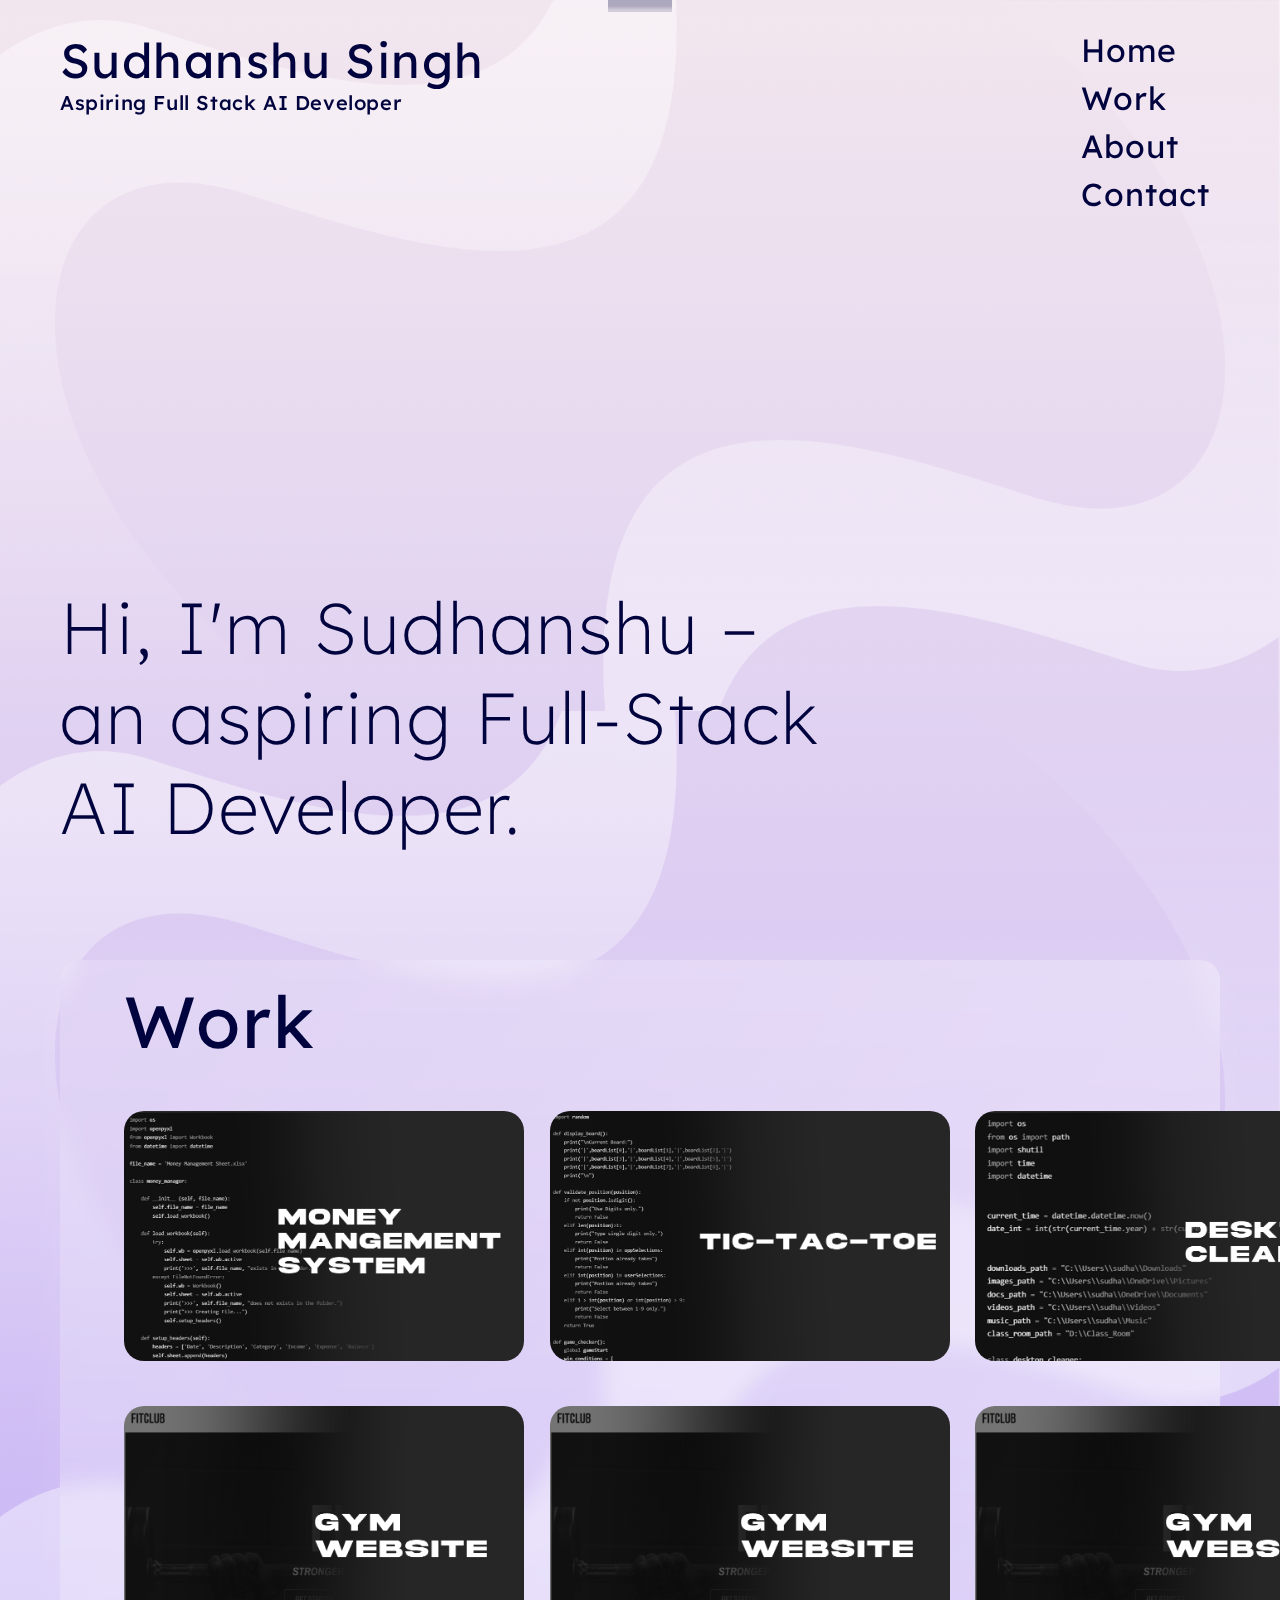
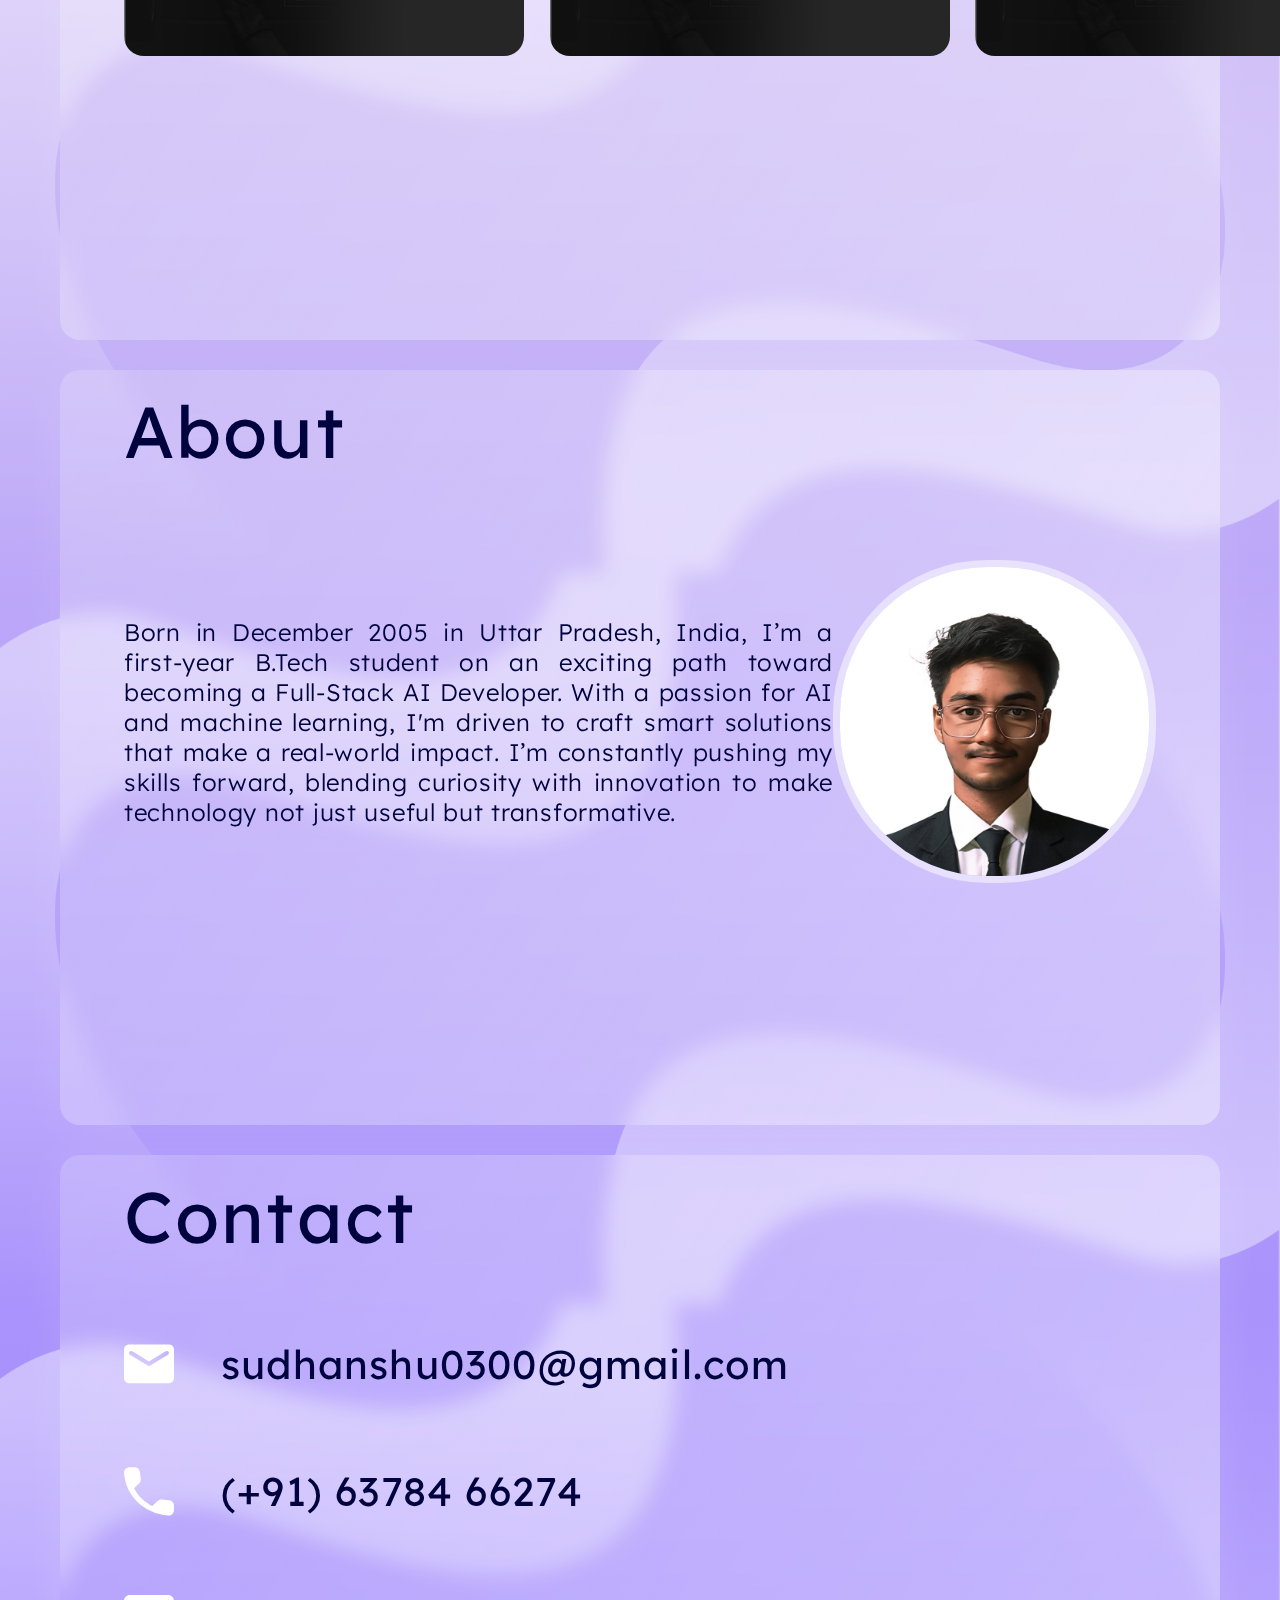
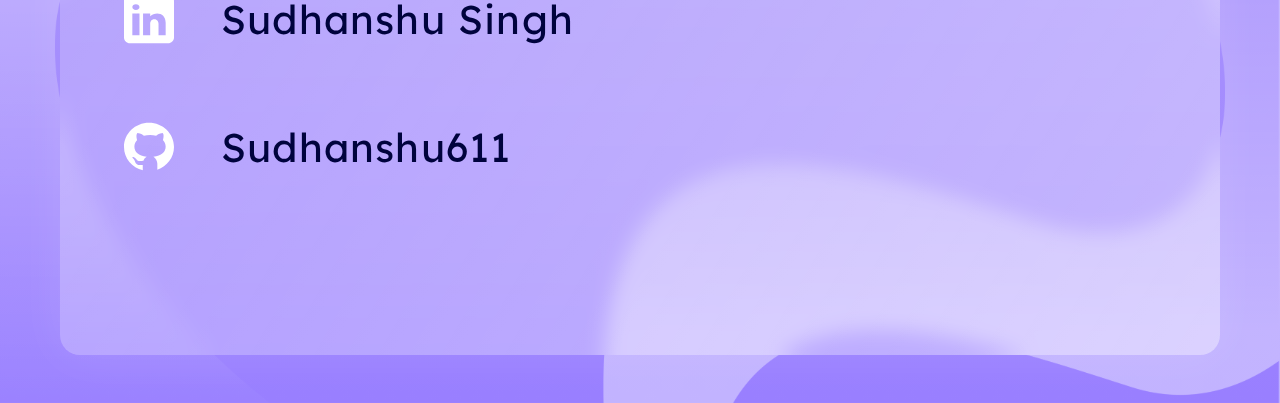
<file: index.html>
<!DOCTYPE html>
<html lang="en">
  <head>
    <meta charset="UTF-8" />
    <meta name="viewport" content="width=device-width, initial-scale=1.0" />
    <title>Sudhanshu Singh Portfolio</title>
    <link rel="stylesheet" href="style.css" />
  </head>
  <body>
    <div class="scroll-watcher">
    </div>
    <div class="bg-element"></div>
    <section class="hero"  id="home">
      <header>
        <div class="designation">
          <span class="name"> Sudhanshu Singh </span>
          <br />
          <span class="designation"> Aspiring Full Stack AI Developer </span>
        </div>
        <nav>
          <ul>
            <li><a href="#home">Home</a></li>
            <li><a href="#work">Work</a></li>
            <li><a href="#about">About</a></li>
            <li><a href="#contact">Contact</a></li>
          </ul>
        </nav>
      </header>
      <img src="pfp.jpg" alt="">
      <p>
        Hi, I'm Sudhanshu – <br /><span>an aspiring Full-Stack <br />AI Developer.</span>
      </p>
    </section>
    <section class="work" id="work">
      <span>Work</span>
      <div class="work-gallery">
        <a href ='money-manager/index.html'class="img gallery-1"></a>
        <a href="tic-tac-toe/index.html" class="img gallery-2"></a>
        <a href="desktop-cleaner/index.html" class="img gallery-3"></a>
        <a href="https://sudhanshu611.github.io/Fitclub-landing-page-HTML-CSS-/" class="img gallery-4"></a>
        <a href="https://sudhanshu611.github.io/Fitclub-landing-page-HTML-CSS-/" class="img gallery-4"></a>
        <a href="https://sudhanshu611.github.io/Fitclub-landing-page-HTML-CSS-/" class="img gallery-4"></a>
      </div>
    </section>
    <section class="about" id="about">
      <span>About</span>
      <div class="content">
        <p>
          Born in December 2005 in Uttar Pradesh, India, I’m a first-year B.Tech student on an exciting path toward becoming a Full-Stack AI Developer. With a passion for AI and machine learning, I'm driven to craft smart solutions that make a real-world impact. I’m constantly pushing my skills forward, blending curiosity with innovation to make technology not just useful but transformative.
        </p>
        <img src="pfp.jpg" alt="" />
      </div>
    </section>
    <section class="contact" id="contact">
      <span>Contact</span>
      <ul>
        <li>
          <svg
            width="50"
            height="40"
            viewBox="0 0 50 40"
            fill="none"
            xmlns="http://www.w3.org/2000/svg"
          >
            <path
              d="M45 0.550049H5C2.25 0.550049 0.025 2.72055 0.025 5.37339L0 34.3134C0 36.9663 2.25 39.1368 5 39.1368H45C47.75 39.1368 50 36.9663 50 34.3134V5.37339C50 2.72055 47.75 0.550049 45 0.550049ZM44 10.7996L26.325 21.4592C25.525 21.9416 24.475 21.9416 23.675 21.4592L6 10.7996C5.375 10.4138 5 9.76263 5 9.06324C5 7.44742 6.825 6.48276 8.25 7.32684L25 17.4317L41.75 7.32684C43.175 6.48276 45 7.44742 45 9.06324C45 9.76263 44.625 10.4138 44 10.7996Z"
              fill="white"
            />
          </svg> <span><a href="https://mail.google.com/mail/?view=cm&fs=1&to=sudhanshu0300@gamil.com&su=SUBJECT&body=BODY">sudhanshu0300@gmail.com</a></span>
        </li>
        <li>
          <svg
            width="50"
            height="49"
            viewBox="0 0 50 49"
            fill="none"
            xmlns="http://www.w3.org/2000/svg"
          >
            <path
              d="M45.101 33.2022L38.0312 32.4235C36.3333 32.2356 34.6633 32.7994 33.4665 33.954L28.345 38.8945C20.4681 35.028 14.0106 28.8255 10.0026 21.2L15.1518 16.2327C16.3487 15.0781 16.9332 13.4671 16.7383 11.8292L15.9312 5.06284C15.5972 2.35094 13.2313 0.310303 10.3922 0.310303H5.57699C2.43177 0.310303 -0.184612 2.83425 0.0102247 5.86836C1.48542 28.7987 20.4959 47.1107 44.2381 48.5338C47.3834 48.7218 49.9997 46.1978 49.9997 43.1637V38.5186C50.0276 35.8067 47.9122 33.5244 45.101 33.2022Z"
              fill="white"
            />
          </svg> <span><a href=" https://wa.me/916378466274">(+91) 63784 66274</a></span>
        </li>
        <li>
          <svg
            width="50"
            height="49"
            viewBox="0 0 50 49"
            fill="none"
            xmlns="http://www.w3.org/2000/svg"
          >
            <path
              d="M44.0476 0.0703125H5.95238C2.66667 0.0703125 0 2.64276 0 5.81238V42.5616C0 45.7313 2.66667 48.3037 5.95238 48.3037H44.0476C47.3333 48.3037 50 45.7313 50 42.5616V5.81238C50 2.64276 47.3333 0.0703125 44.0476 0.0703125ZM15.4762 18.4449V40.2648H8.33333V18.4449H15.4762ZM8.33333 12.0942C8.33333 10.4864 9.7619 9.25762 11.9048 9.25762C14.0476 9.25762 15.3929 10.4864 15.4762 12.0942C15.4762 13.702 14.1429 14.9997 11.9048 14.9997C9.7619 14.9997 8.33333 13.702 8.33333 12.0942ZM41.6667 40.2648H34.5238C34.5238 40.2648 34.5238 29.6305 34.5238 28.7807C34.5238 26.4838 33.3333 24.187 30.3571 24.1411H30.2619C27.381 24.1411 26.1905 26.5068 26.1905 28.7807C26.1905 29.8257 26.1905 40.2648 26.1905 40.2648H19.0476V18.4449H26.1905V21.3849C26.1905 21.3849 28.4881 18.4449 33.1071 18.4449C37.8333 18.4449 41.6667 21.5801 41.6667 27.9308V40.2648Z"
              fill="white"
            />
          </svg> <span><a href="https://www.linkedin.com/in/sudhanshu-singh-017a6531b/">Sudhanshu Singh</a></span>
        </li>
        <li>
          <svg
            width="50"
            height="49"
            viewBox="0 0 50 49"
            fill="none"
            xmlns="http://www.w3.org/2000/svg"
          >
            <path
              d="M25 0.830566C11.1937 0.830566 0 11.6288 0 24.9473C0 36.2479 8.06667 45.7037 18.9417 48.3204C18.825 47.9948 18.75 47.617 18.75 47.1487V43.0267C17.7354 43.0267 16.0354 43.0267 15.6083 43.0267C13.8979 43.0267 12.3771 42.3173 11.6396 40.9989C10.8208 39.5338 10.6792 37.293 8.65 35.9224C8.04792 35.4662 8.50625 34.9456 9.2 35.016C10.4812 35.3657 11.5437 36.2138 12.5437 37.4719C13.5396 38.732 14.0083 39.0173 15.8687 39.0173C16.7708 39.0173 18.1208 38.9671 19.3917 38.7742C20.075 37.1001 21.2562 35.5586 22.7 34.8311C14.375 34.0051 10.4021 30.0098 10.4021 24.5855C10.4021 22.2502 11.4333 19.9913 13.1854 18.0881C12.6104 16.1989 11.8875 12.3463 13.4063 10.8792C17.1521 10.8792 19.4167 13.2225 19.9604 13.8556C21.8271 13.2386 23.8771 12.8889 26.0312 12.8889C28.1896 12.8889 30.2479 13.2386 32.1187 13.8596C32.6562 13.2306 34.9229 10.8792 38.6771 10.8792C40.2021 12.3483 39.4708 16.217 38.8896 18.1021C40.6312 20.0013 41.6563 22.2542 41.6563 24.5855C41.6563 30.0057 37.6896 33.9991 29.3771 34.8291C31.6646 35.9806 33.3333 39.2163 33.3333 41.6541V47.1487C33.3333 47.3577 33.2854 47.5084 33.2604 47.6873C43.0021 44.3934 50 35.4702 50 24.9473C50 11.6288 38.8062 0.830566 25 0.830566Z"
              fill="white"
            />
          </svg> <span><a href="https://github.com/Sudhanshu611">Sudhanshu611</a></span>
        </li>
      </ul>
    </section>
  </body>
</html>
</file>
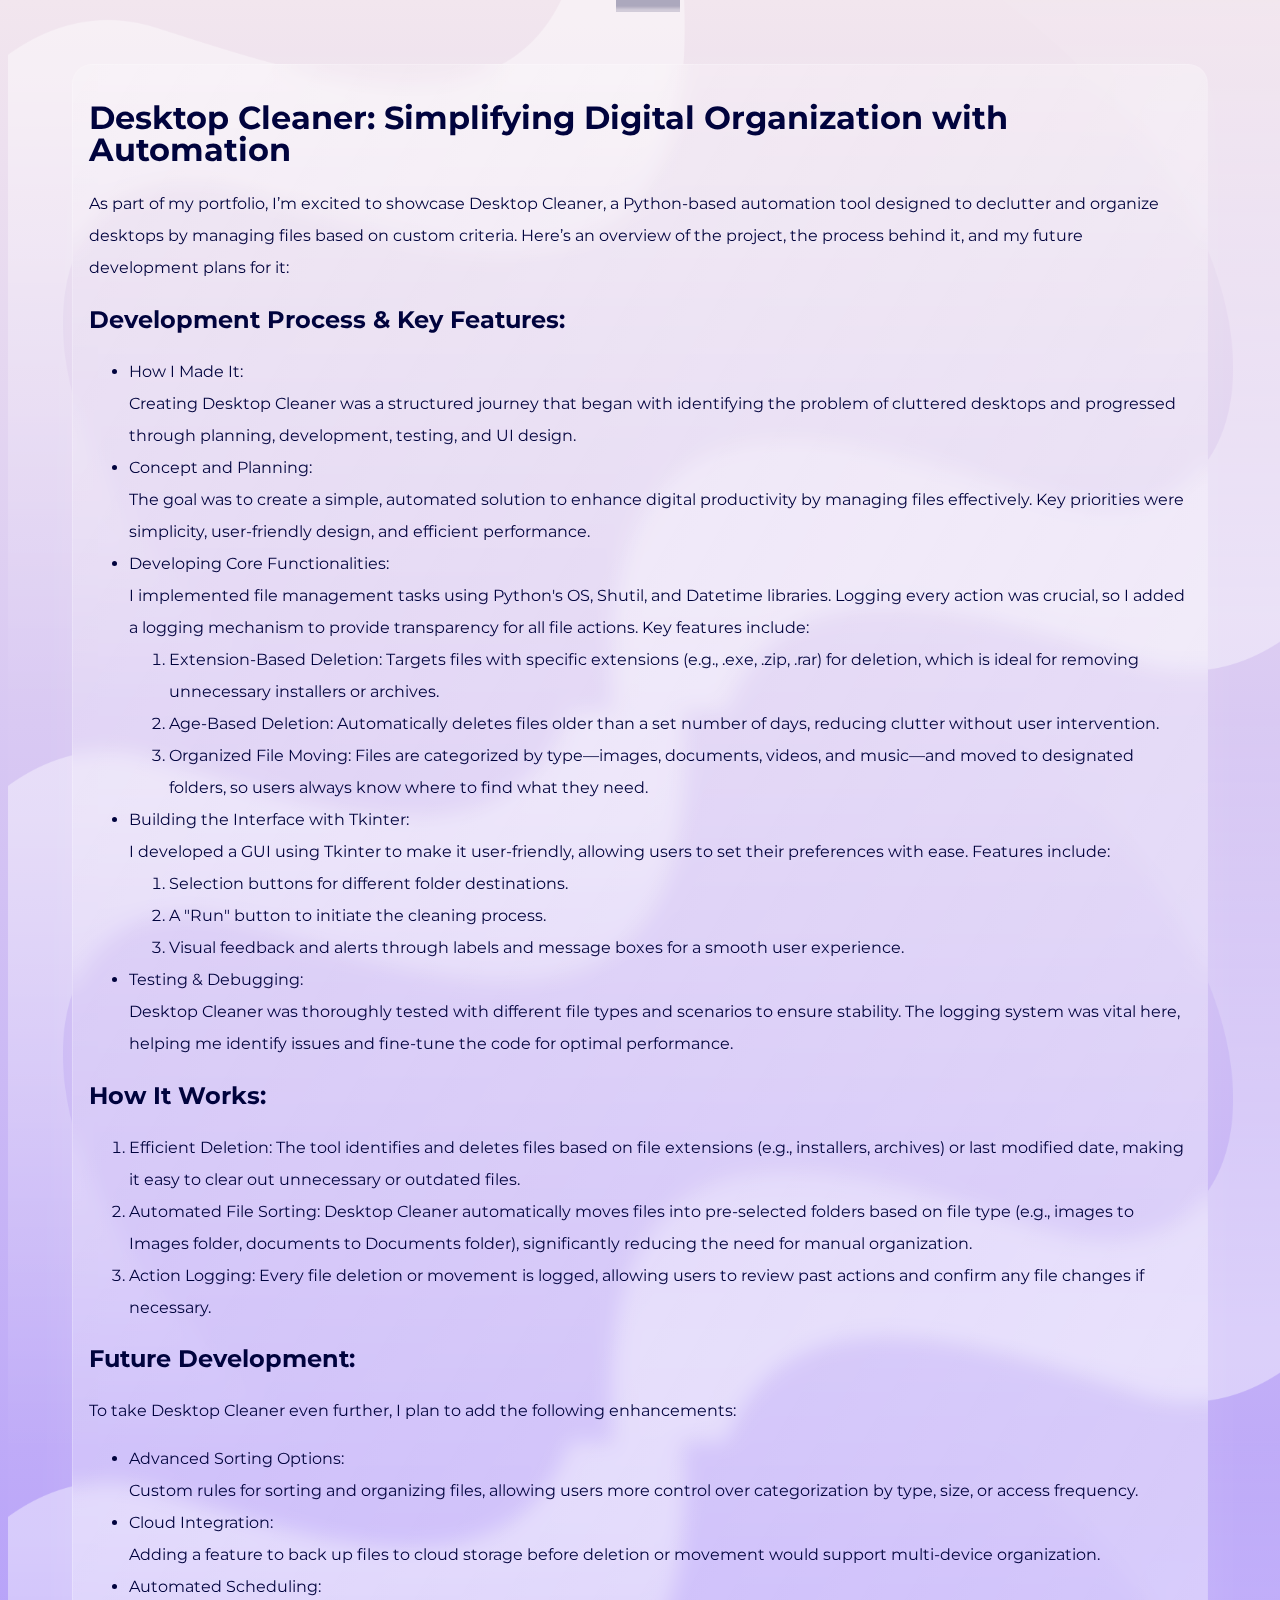
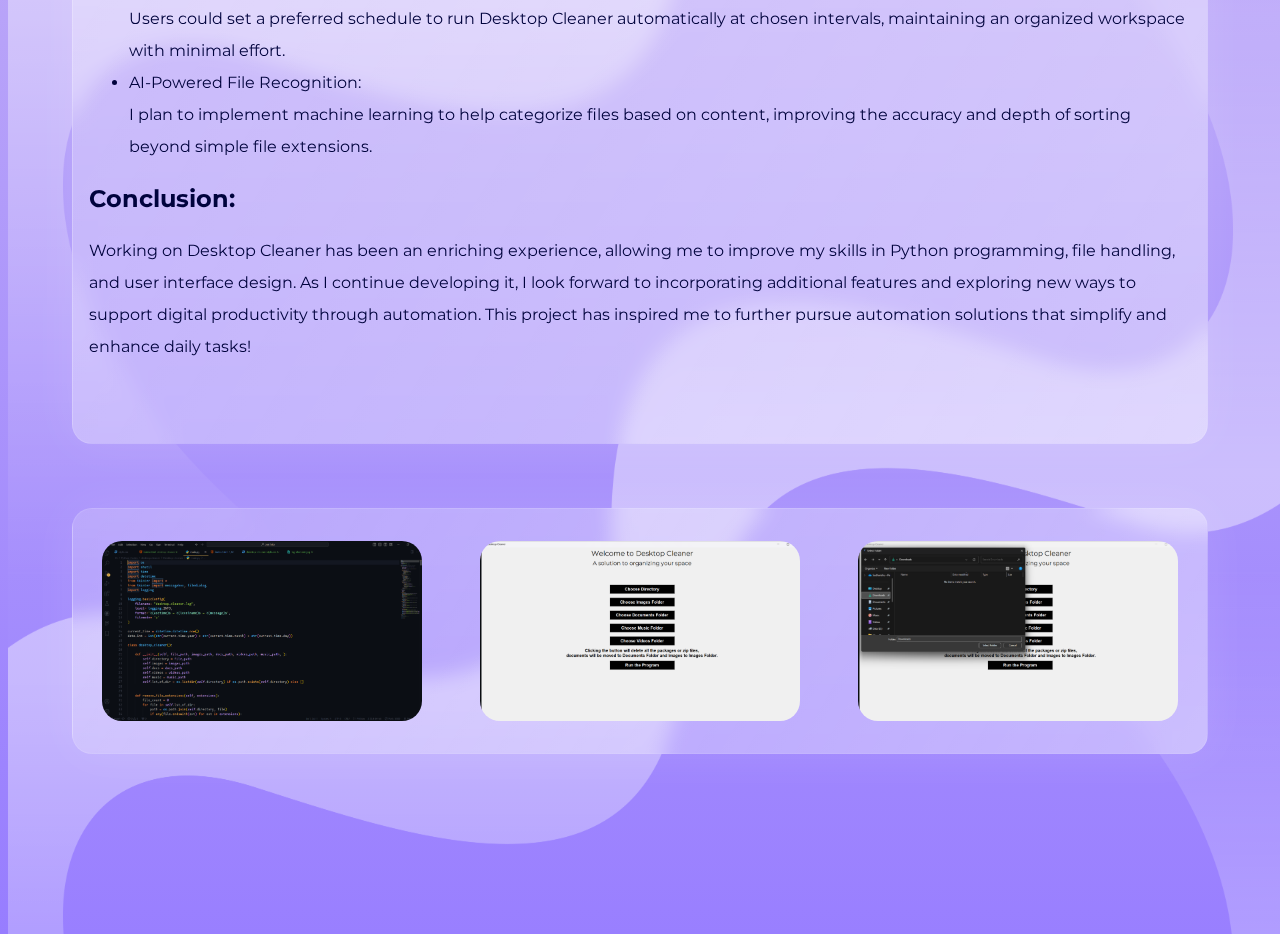
<file: desktop-cleaner/index.html>
<!DOCTYPE html>
<html lang="en">
<head>
    <meta charset="UTF-8">
    <meta name="viewport" content="width=device-width, initial-scale=1.0">
    <title>Document</title>
    <link rel="stylesheet" href="style.css">
</head>
<body>
    <div class="scroll-watcher">
    </div>
    <div class="bg-element"></div>
    <main>
        <h1>Desktop Cleaner: Simplifying Digital Organization with Automation</h1>
        <p>As part of my portfolio, I’m excited to showcase Desktop Cleaner, a Python-based automation tool designed to declutter and organize desktops by managing files based on custom criteria. Here’s an overview of the project, the process behind it, and my future development plans for it:</p>
        <section class="key-features">
            <h2>Development Process & Key Features:</h2>
            <ul>
                <li>
                    How I Made It:
                <br>Creating Desktop Cleaner was a structured journey that began with identifying the problem of cluttered desktops and progressed through planning, development, testing, and UI design.
                </li>

                <li>Concept and Planning:
                    <br>
                    The goal was to create a simple, automated solution to enhance digital productivity by managing files effectively. Key priorities were simplicity, user-friendly design, and efficient performance.</li>
                <li>Developing Core Functionalities:
                    <br>
                    I implemented file management tasks using Python's OS, Shutil, and Datetime libraries. Logging every action was crucial, so I added a logging mechanism to provide transparency for all file actions. Key features include:
                    <ol>
                        <li>Extension-Based Deletion: Targets files with specific extensions (e.g., .exe, .zip, .rar) for deletion, which is ideal for removing unnecessary installers or archives.</li>
                        <li>Age-Based Deletion: Automatically deletes files older than a set number of days, reducing clutter without user intervention.</li>
                        <li>Organized File Moving: Files are categorized by type—images, documents, videos, and music—and moved to designated folders, so users always know where to find what they need.</li>
                    </ol>
                </li>
                <li>Building the Interface with Tkinter:
                    <br>
                    I developed a GUI using Tkinter to make it user-friendly, allowing users to set their preferences with ease. Features include:
                    <ol>
                        <li>Selection buttons for different folder destinations.</li>
                        <li>A "Run" button to initiate the cleaning process.</li>
                        <li>Visual feedback and alerts through labels and message boxes for a smooth user experience.</li>
                    </ol>
                </li>
                <li>Testing & Debugging:
                    <br>
                    Desktop Cleaner was thoroughly tested with different file types and scenarios to ensure stability. The logging system was vital here, helping me identify issues and fine-tune the code for optimal performance.
                </li>
            </ul>
        </section>
        <section class="working">
            <h2>How It Works:</h2>
            <ol>
                <li>Efficient Deletion: The tool identifies and deletes files based on file extensions (e.g., installers, archives) or last modified date, making it easy to clear out unnecessary or outdated files.</li>
                <li>Automated File Sorting: Desktop Cleaner automatically moves files into pre-selected folders based on file type (e.g., images to Images folder, documents to Documents folder), significantly reducing the need for manual organization.</li>
                <li>Action Logging: Every file deletion or movement is logged, allowing users to review past actions and confirm any file changes if necessary.</li>
            </ol>
        </section>
        <section class="future-development">
            <h2>Future Development:</h2>
            <p>To take Desktop Cleaner even further, I plan to add the following enhancements:</p>
            <ul>
                <li>Advanced Sorting Options:
                    <br> Custom rules for sorting and organizing files, allowing users more control over categorization by type, size, or access frequency.</li>
                <li>
                    Cloud Integration: 
                    <br>Adding a feature to back up files to cloud storage before deletion or movement would support multi-device organization.
                </li>
                <li>
                    Automated Scheduling: 
                    <br>Users could set a preferred schedule to run Desktop Cleaner automatically at chosen intervals, maintaining an organized workspace with minimal effort.
                </li>
                <li>
                    AI-Powered File Recognition: 
                    <br>I plan to implement machine learning to help categorize files based on content, improving the accuracy and depth of sorting beyond simple file extensions.
                </li>
            </ul>
        </section>
        <section class="conclusion">
            <h2>Conclusion:</h2>
            <p>Working on Desktop Cleaner has been an enriching experience, allowing me to improve my skills in Python programming, file handling, and user interface design. As I continue developing it, I look forward to incorporating additional features and exploring new ways to support digital productivity through automation. This project has inspired me to further pursue automation solutions that simplify and enhance daily tasks!</p>
        </section>
    </main>
    <section class="gallery">
        <div class="image-gallery">
            <img src="gallery/Screenshot 2024-10-31 113104.png" alt="">
            <img src="gallery/Screenshot 2024-10-29 183842.png" alt="">
            <img src="gallery/Screenshot 2024-10-29 183859.png" alt="">
        </div>
    </section>
</body>
</html>
</file>
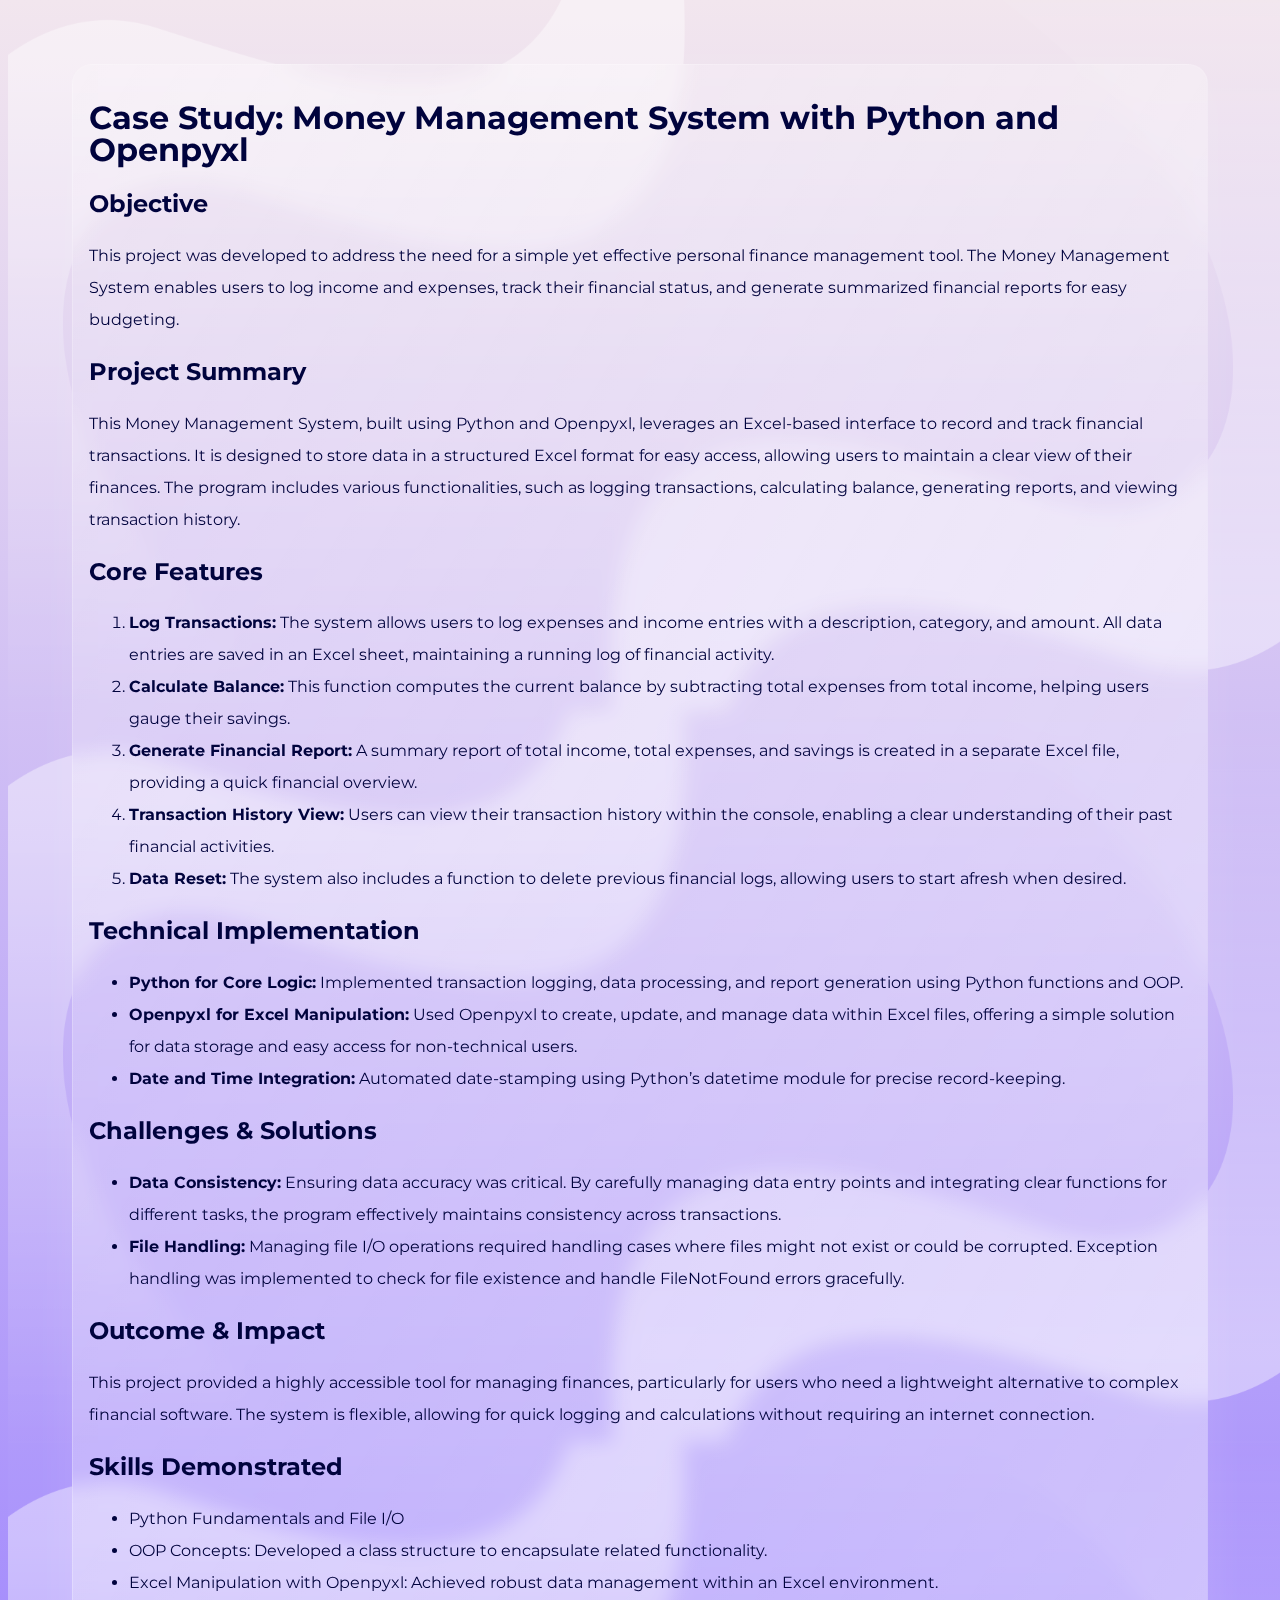
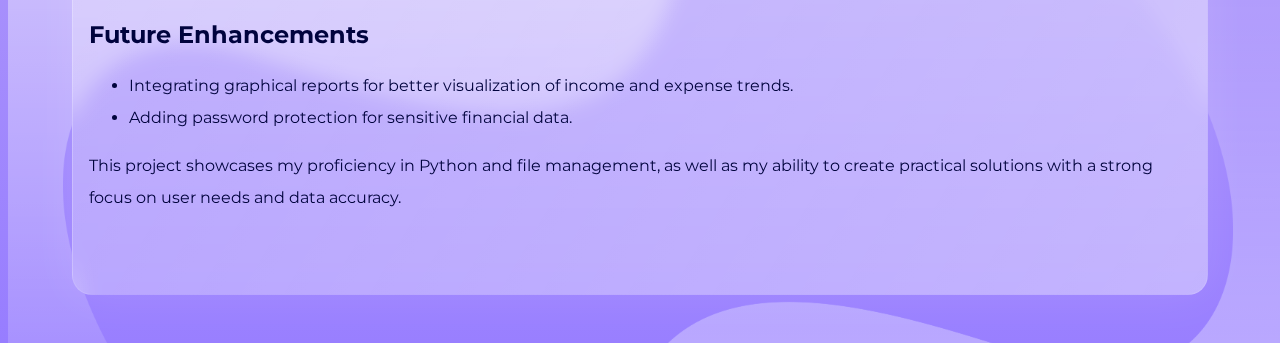
<file: money-manager/index.html>
<!DOCTYPE html>
<html lang="en">
<head>
    <meta charset="UTF-8">
    <meta name="viewport" content="width=device-width, initial-scale=1.0">
    <title>Document</title>
    <link rel="stylesheet" href="style.css">
</head>
<body>
    <div class="bg-element"></div>
    <main>
    <h1>Case Study: Money Management System with Python and Openpyxl</h1>

    <h2>Objective</h2>
    <p>This project was developed to address the need for a simple yet effective personal finance management tool. The Money Management System enables users to log income and expenses, track their financial status, and generate summarized financial reports for easy budgeting.</p>

    <h2>Project Summary</h2>
    <p>This Money Management System, built using Python and Openpyxl, leverages an Excel-based interface to record and track financial transactions. It is designed to store data in a structured Excel format for easy access, allowing users to maintain a clear view of their finances. The program includes various functionalities, such as logging transactions, calculating balance, generating reports, and viewing transaction history.</p>

    <h2>Core Features</h2>
    <ol>
        <li><strong>Log Transactions:</strong> The system allows users to log expenses and income entries with a description, category, and amount. All data entries are saved in an Excel sheet, maintaining a running log of financial activity.</li>
        <li><strong>Calculate Balance:</strong> This function computes the current balance by subtracting total expenses from total income, helping users gauge their savings.</li>
        <li><strong>Generate Financial Report:</strong> A summary report of total income, total expenses, and savings is created in a separate Excel file, providing a quick financial overview.</li>
        <li><strong>Transaction History View:</strong> Users can view their transaction history within the console, enabling a clear understanding of their past financial activities.</li>
        <li><strong>Data Reset:</strong> The system also includes a function to delete previous financial logs, allowing users to start afresh when desired.</li>
    </ol>

    <h2>Technical Implementation</h2>
    <ul>
        <li><strong>Python for Core Logic:</strong> Implemented transaction logging, data processing, and report generation using Python functions and OOP.</li>
        <li><strong>Openpyxl for Excel Manipulation:</strong> Used Openpyxl to create, update, and manage data within Excel files, offering a simple solution for data storage and easy access for non-technical users.</li>
        <li><strong>Date and Time Integration:</strong> Automated date-stamping using Python’s datetime module for precise record-keeping.</li>
    </ul>

    <h2>Challenges & Solutions</h2>
    <ul>
        <li><strong>Data Consistency:</strong> Ensuring data accuracy was critical. By carefully managing data entry points and integrating clear functions for different tasks, the program effectively maintains consistency across transactions.</li>
        <li><strong>File Handling:</strong> Managing file I/O operations required handling cases where files might not exist or could be corrupted. Exception handling was implemented to check for file existence and handle FileNotFound errors gracefully.</li>
    </ul>

    <h2>Outcome & Impact</h2>
    <p>This project provided a highly accessible tool for managing finances, particularly for users who need a lightweight alternative to complex financial software. The system is flexible, allowing for quick logging and calculations without requiring an internet connection.</p>

    <h2>Skills Demonstrated</h2>
    <ul>
        <li>Python Fundamentals and File I/O</li>
        <li>OOP Concepts: Developed a class structure to encapsulate related functionality.</li>
        <li>Excel Manipulation with Openpyxl: Achieved robust data management within an Excel environment.</li>
    </ul>

    <h2>Future Enhancements</h2>
    <ul>
        <li>Integrating graphical reports for better visualization of income and expense trends.</li>
        <li>Adding password protection for sensitive financial data.</li>
    </ul>

    <p>This project showcases my proficiency in Python and file management, as well as my ability to create practical solutions with a strong focus on user needs and data accuracy.</p>
</main>
</body>
</html>
</file>
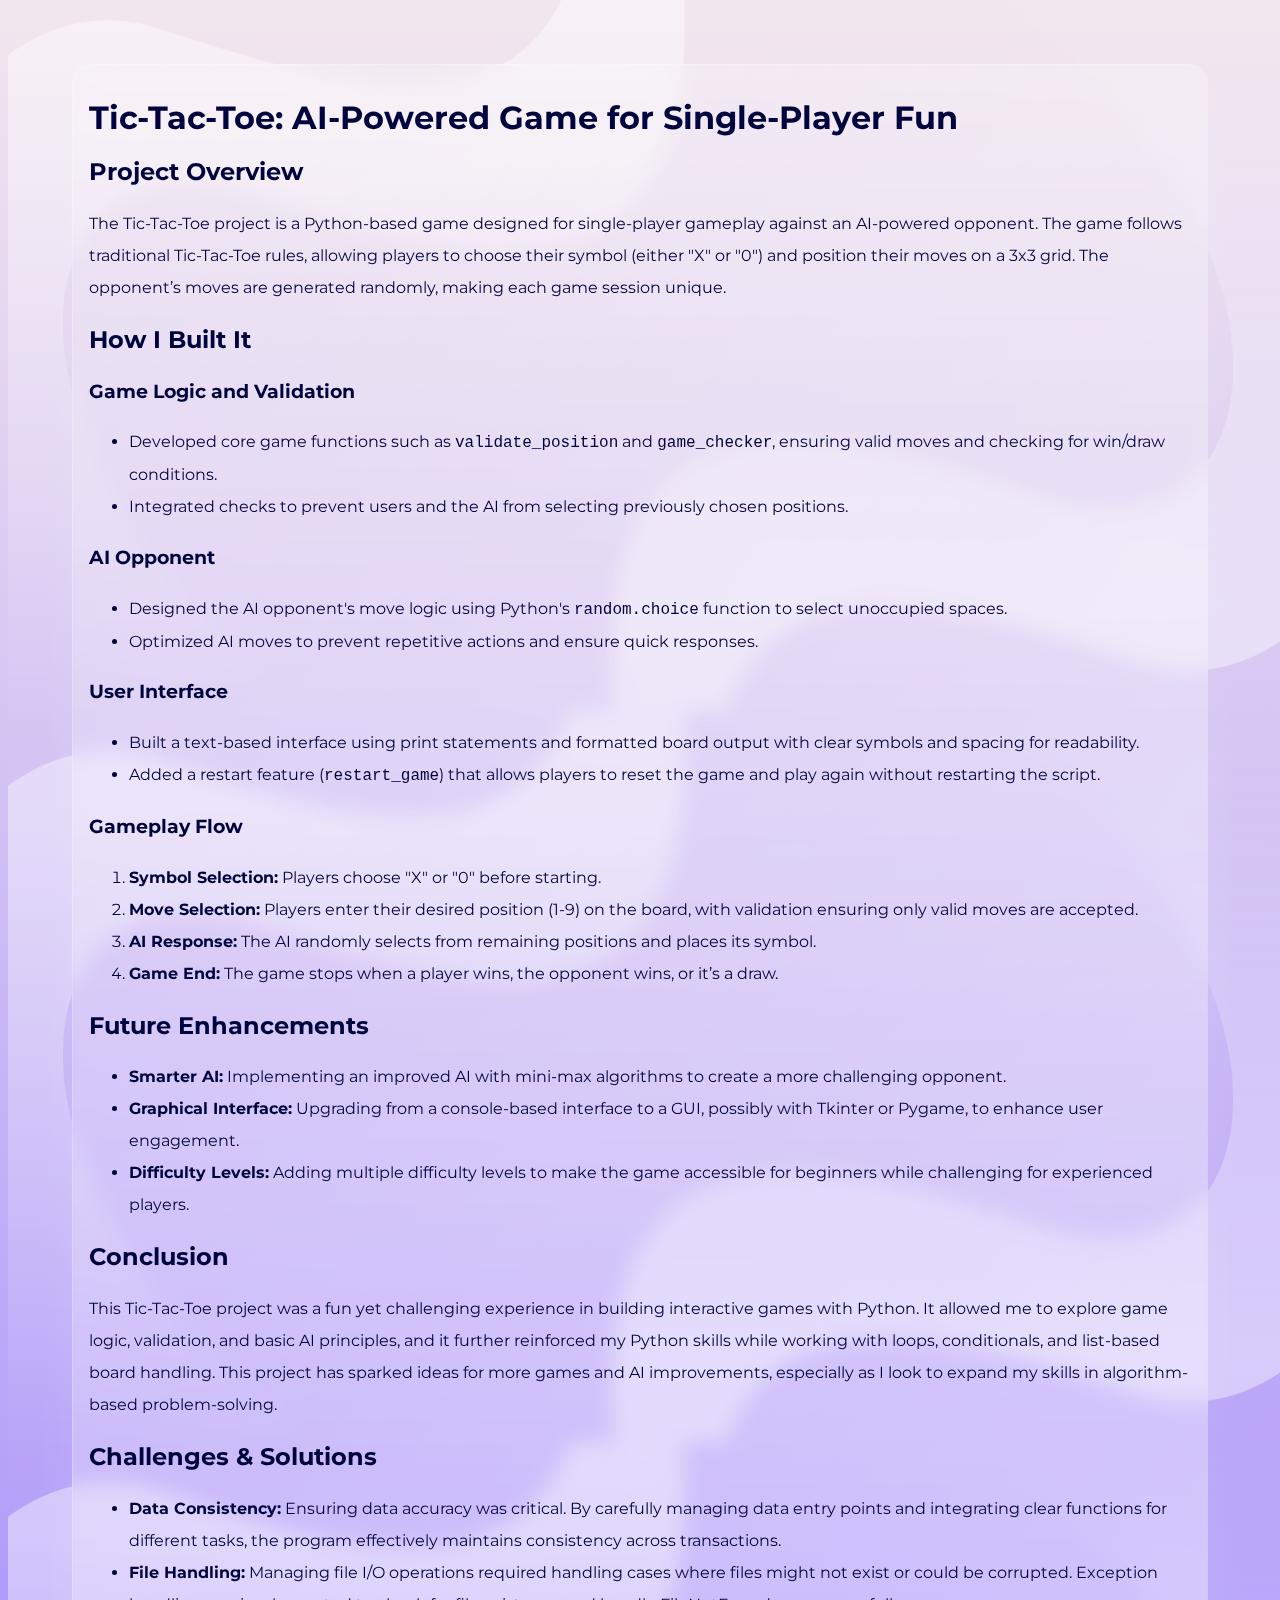
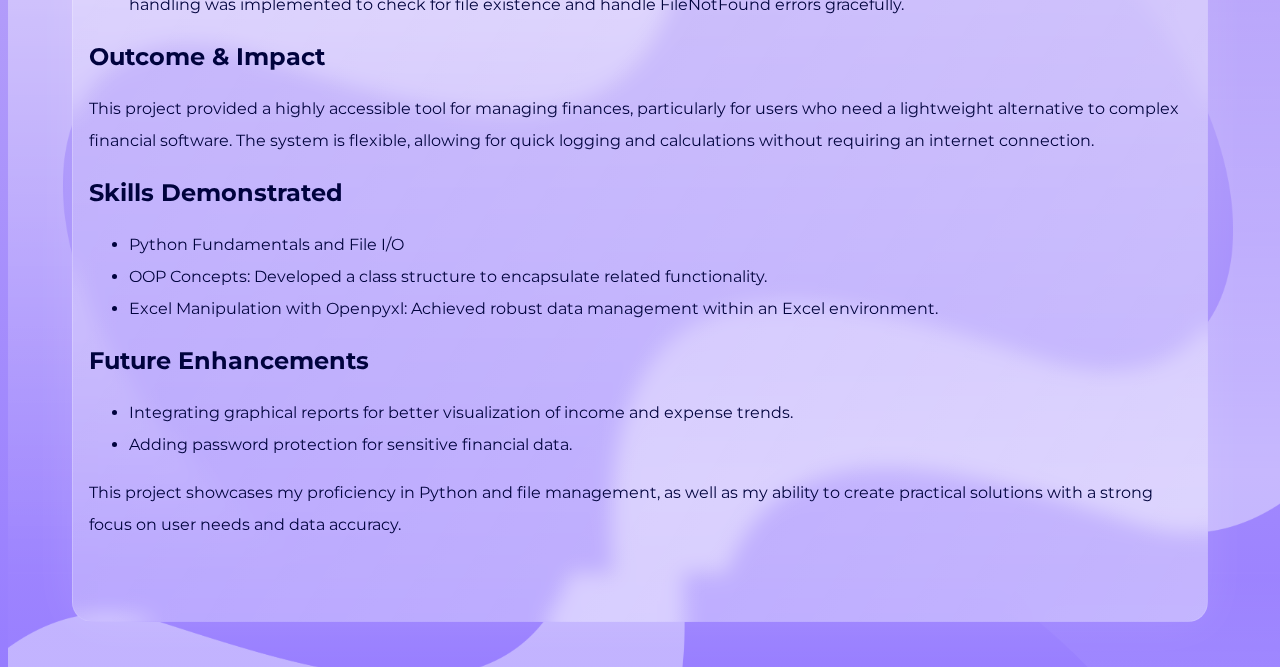
<file: tic-tac-toe/index.html>
<!DOCTYPE html>
<html lang="en">
<head>
    <meta charset="UTF-8">
    <meta name="viewport" content="width=device-width, initial-scale=1.0">
    <title>Document</title>
    <link rel="stylesheet" href="style.css">
</head>
<body>
    <div class="bg-element"></div>
    <main>
    
        <h1>Tic-Tac-Toe: AI-Powered Game for Single-Player Fun</h1>

        <h2>Project Overview</h2>
        <p>The Tic-Tac-Toe project is a Python-based game designed for single-player gameplay against an AI-powered opponent. The game follows traditional Tic-Tac-Toe rules, allowing players to choose their symbol (either "X" or "0") and position their moves on a 3x3 grid. The opponent’s moves are generated randomly, making each game session unique.</p>
    
        <h2>How I Built It</h2>
    
        <h3>Game Logic and Validation</h3>
        <ul>
            <li>Developed core game functions such as <code>validate_position</code> and <code>game_checker</code>, ensuring valid moves and checking for win/draw conditions.</li>
            <li>Integrated checks to prevent users and the AI from selecting previously chosen positions.</li>
        </ul>
    
        <h3>AI Opponent</h3>
        <ul>
            <li>Designed the AI opponent's move logic using Python's <code>random.choice</code> function to select unoccupied spaces.</li>
            <li>Optimized AI moves to prevent repetitive actions and ensure quick responses.</li>
        </ul>
    
        <h3>User Interface</h3>
        <ul>
            <li>Built a text-based interface using print statements and formatted board output with clear symbols and spacing for readability.</li>
            <li>Added a restart feature (<code>restart_game</code>) that allows players to reset the game and play again without restarting the script.</li>
        </ul>
    
        <h3>Gameplay Flow</h3>
        <ol>
            <li><strong>Symbol Selection:</strong> Players choose "X" or "0" before starting.</li>
            <li><strong>Move Selection:</strong> Players enter their desired position (1-9) on the board, with validation ensuring only valid moves are accepted.</li>
            <li><strong>AI Response:</strong> The AI randomly selects from remaining positions and places its symbol.</li>
            <li><strong>Game End:</strong> The game stops when a player wins, the opponent wins, or it’s a draw.</li>
        </ol>
    
        <h2>Future Enhancements</h2>
        <ul>
            <li><strong>Smarter AI:</strong> Implementing an improved AI with mini-max algorithms to create a more challenging opponent.</li>
            <li><strong>Graphical Interface:</strong> Upgrading from a console-based interface to a GUI, possibly with Tkinter or Pygame, to enhance user engagement.</li>
            <li><strong>Difficulty Levels:</strong> Adding multiple difficulty levels to make the game accessible for beginners while challenging for experienced players.</li>
        </ul>
    
        <h2>Conclusion</h2>
        <p>This Tic-Tac-Toe project was a fun yet challenging experience in building interactive games with Python. It allowed me to explore game logic, validation, and basic AI principles, and it further reinforced my Python skills while working with loops, conditionals, and list-based board handling. This project has sparked ideas for more games and AI improvements, especially as I look to expand my skills in algorithm-based problem-solving.</p>
    

    <h2>Challenges & Solutions</h2>
    <ul>
        <li><strong>Data Consistency:</strong> Ensuring data accuracy was critical. By carefully managing data entry points and integrating clear functions for different tasks, the program effectively maintains consistency across transactions.</li>
        <li><strong>File Handling:</strong> Managing file I/O operations required handling cases where files might not exist or could be corrupted. Exception handling was implemented to check for file existence and handle FileNotFound errors gracefully.</li>
    </ul>

    <h2>Outcome & Impact</h2>
    <p>This project provided a highly accessible tool for managing finances, particularly for users who need a lightweight alternative to complex financial software. The system is flexible, allowing for quick logging and calculations without requiring an internet connection.</p>

    <h2>Skills Demonstrated</h2>
    <ul>
        <li>Python Fundamentals and File I/O</li>
        <li>OOP Concepts: Developed a class structure to encapsulate related functionality.</li>
        <li>Excel Manipulation with Openpyxl: Achieved robust data management within an Excel environment.</li>
    </ul>

    <h2>Future Enhancements</h2>
    <ul>
        <li>Integrating graphical reports for better visualization of income and expense trends.</li>
        <li>Adding password protection for sensitive financial data.</li>
    </ul>

    <p>This project showcases my proficiency in Python and file management, as well as my ability to create practical solutions with a strong focus on user needs and data accuracy.</p>
</main>
</body>
</html>
</file>
<file: style.css>
@import url('https://fonts.googleapis.com/css2?family=Lato:ital,wght@0,100;0,300;0,400;0,700;0,900;1,100;1,300;1,400;1,700;1,900&family=Lexend+Deca:wght@100..900&family=Montserrat:ital,wght@0,100..900;1,100..900&family=Poppins:ital,wght@0,100;0,200;0,300;0,400;0,500;0,600;0,700;0,800;0,900;1,100;1,200;1,300;1,400;1,500;1,600;1,700;1,800;1,900&display=swap');

:root {
  --txt-color: #00033d;
  --bg-color: black;
  --lexend-deca: Lexend Deca;
  --heading-weight: 400;
  --para-weight: 300;
  --designation-weight: 600;
}
html{
    scroll-behavior: smooth;
}
* {
  margin: 0;
  padding: 0;
  text-decoration: none;
  outline: none;
  list-style: none;
}
body {

  background-image: linear-gradient(to top, #977DFF, #F2E6EE);
  color: var(--txt-color);
  font-family: var(--lexend-deca);
}
::-webkit-scrollbar {
  display: none;

}
@keyframes appear{
  from{
    opacity: 0;
    transform: translateX(-100px);
  }
  to{
    opacity: 1;
    transform: translateX(0px);
  }
}
.bg-element{
  top: -20px;
  width: 100%;
  height: 500%;
  position: fixed;
  z-index: -1000;
  background-image: linear-gradient(rgba(38, 38, 38,0.2),rgba(38, 38, 38,0.2)),url('bg-element.jpg');
  background-size: contain;
  mix-blend-mode: screen;
  opacity: 50%;
}
.bg-element img{
  width: 100%;
  height: 100%;
  mix-blend-mode: screen;
}
.scroll-watcher{
  height: 10px;
  position: fixed;
  top: 0;
  z-index: 1000;
  background-color: var(--txt-color);
  width: 100%;
  scale: 0.05 1;
  animation: scroll-watcher linear;
  animation-timeline: scroll();
  opacity: 30%;
}
@keyframes scroll-watcher{
  to {scale: 1 1;}
}
.hero {
  margin-left: 60px;
  margin-right: 60px;
  margin-top: 30px;
  height: 100vh;
  

}
.hero header {
  display: flex;
  justify-content: space-between;
}
.hero header .name {
  font-style: normal;
  font-weight: 200;
  line-height: normal;
  letter-spacing: 1.44px;
  font-size: 48px;
  font-weight: var(--heading-weight);
  text-shadow: 0 0 20px rgba(255,255,255,0.1);
}
.hero header .designation {
  font-size: 20px;
  text-shadow: 0 0 20px rgba(255,255,255,0.1);

  font-weight: var(--designation-weight);
  font-style: normal;
  font-weight: 500;
  line-height: normal;
  letter-spacing: 0.6px;
}

.hero header nav ul li {
  margin-bottom: 8px;
}
.hero header nav ul li a {
  padding: 10px;
  font-style: normal;
  font-weight: 200;
  line-height: normal;
  letter-spacing: 0.96px;
  margin-bottom: 1rem;
  color: var(--txt-color);
  font-weight: var(--heading-weight);
  font-size: 32px;
  transition: 0.2s ease-in-out;
}
.hero header nav ul li a:hover {
  opacity: 30%;

}
.hero img {
  display: none;
}
.hero p {
  position: absolute;
  font-size: 4.5rem;
  font-weight: var(--heading-weight);
  bottom: 3rem;
  font-style: normal;
  font-weight: 200;
  line-height: normal;
  letter-spacing: 2.16px;
}
.hero p span{
  text-shadow: 0 0 20px rgba(255,255,255,0.1);
}
.work,.about,.contact{
  animation: appear 2s linear;
  animation-timeline: view() ;
  animation-range:entry 0% cover 40%;
}
.work {
  padding: 1rem 4rem 4rem 4rem;
  margin-left: 60px;
  margin-right: 60px;
  margin-top: 30px;
  height: 100vh;
  
}
.work span {
  font-weight: var(--heading-weight);
  font-size: 4.5rem;
  font-style: normal;
  line-height: normal;
  letter-spacing: 2.16px;
}
.work .work-gallery {
  display: grid;
  grid-template-columns: 1fr 1fr 1fr;
  justify-items: center;
  column-gap: 2vw;
  row-gap: 0px;
}

.work .work-gallery .img {
  margin-top: 45px;
  background-size: cover;
  width: 400px;
  border-radius: 20px;
  height: 250px;
  transition: 0.2s ease-in-out;
}
.work .work-gallery .img:hover{
  transform: scale(1.05);
    box-shadow: 0 0 30px rgba(255,255,255,0.1);
    opacity: 80%;
}
.work .work-gallery .gallery-1{
  background-image: url(money-manage.jpg);
}
.work .work-gallery .gallery-2{
  background-image: url(tictactoe.jpg);
}
.work .work-gallery .gallery-3{
  background-image: url(desktop-cleaner.jpg);
}
.work .work-gallery .gallery-4{
  background-image:url(gym-website.jpg) ;
}
.about {
  padding: 1rem 4rem 4rem 4rem;
  margin-left: 60px;
  margin-right: 60px;
  margin-top: 30px;
  height: 75vh;
}
.about span {
  font-weight: var(--heading-weight);
  font-size: 4.5rem;
  font-style: normal;
  line-height: normal;
  letter-spacing: 2.16px;
}
.about .content {
  margin-top: 84px;
  display: flex;
  justify-content: space-between;
  align-items: center;
}
.about .content p {
  color: var(--txt-color);
  text-align: justify;
  font-family: var(--lexend-deca);
  font-size: 1.5rem;
  font-style: normal;
  font-weight: var(--para-weight);
  line-height: normal;
  letter-spacing: 0.72px;
  width: 799px;
}
.about .content img {
  width: 309px;
  height: 309px;
  border: 7px solid rgba(255,255,255,0.5);
  border-radius: 154.5px;
}
.contact {
  margin-left: 60px;
  margin-right: 60px;
  margin-top: 30px;
  height: 80vh;
  padding: 1rem 4rem 4rem 4rem;

}

.contact span {
  color: var(--txt-color);
  font-family: var(--lexend-deca);
  font-size: 4.5rem;
  font-style: normal;
  font-weight: var(--heading-weight);
  line-height: normal;
  letter-spacing: 2.16px;
}
.contact ul li {
  display: flex;
  margin-top: 77.71px;
  align-items: center;
}
.contact ul li span {
  margin-left: 47px;
  color: var(--txt-color);
  font-family: var(--lexend-deca);
  font-size: 40px;
  font-style: normal;
  font-weight: var(--heading-weight);
  line-height: normal;
  letter-spacing: 1.2px;
}
.contact ul li a {
  color: var(--txt-color);
  transition: 0.15s ease-in-out;
}
.contact ul li a:hover {
  opacity: 30%;
}
@media screen and (max-width: 500px) {
  * {
    box-sizing: border-box;
    margin: 0;
    padding: 0;
    text-decoration: none;
    outline: none;
    list-style: none;
  }
  .bg-element{
    top: -5px;
    width: 100%;
    height: 400%;
    position: absolute;
    z-index: -1000;
    background-size: cover;
  }
  .hero,
  .work{
    margin-left: 39px;
    margin-right: 39px;
    margin-top: 36px;
    width: 90%;
    height: auto;
  }
  .about{
    padding: 1rem 0rem 4rem 0rem;
  margin-left: 39px;
  margin-right: 39px;
  margin-top: 30px;
  height: 75vh;
  }
  .contact {
    margin-left: 39px;
    margin-right: 39px;
    margin-top: 7rem;
    width: 90%;
    height: 80vh;
    padding: 1rem 0rem 4rem 0rem;

  }
   .hero {
    height: 100vh;
  }
  .hero header .designation {
    display: none;
  }
  .hero header nav {
    position: absolute;
    right: 39px;
  }
  .hero header nav ul {
    text-align: right;
    font-style: normal;
    line-height: normal;
    letter-spacing: 0.72px;
  }
  .hero header nav ul li a {
    font-size: 1.5rem;
    text-align: left;
  }
  .hero p {
    bottom: 2rem;
    width: 90vw;
    font-size: 1.6875rem;
    letter-spacing: 0.81px;
  }
  .work{
    padding: 1rem 0rem 4rem 0rem;

  }
  .work span {
    font-size: 1.6875rem;
    letter-spacing: 0.72px;
  }
  .work .work-gallery {
    grid-template-columns: 1fr;
    margin-left: -39px;
  }
  .work .work-gallery .img {
    width: 90vw;
    height:59vw;
    background-size: contain;
  }
  .about {
    height: auto;
    margin-top: 7rem;
  }
  .about span {
    font-size: 1.6875rem;
    letter-spacing: 0.72px;
  }
  .about .content {
    margin-top: 36px;
    display: block;
    justify-items: center;
    /* margin-right:39px ;
    margin-left: 39px; */
    -webkit-transform: rotate(180deg);
    transform: rotate(180deg);
  }
  .about .content p {
    font-size: 1.1rem;
    letter-spacing: 0.51px;
    display: block;
    width: fit-content;
    -webkit-transform: rotate(-180deg);
    transform: rotate(-180deg);
  }
  .about .content img {
    display: block;
    margin: 0 auto;
    -webkit-transform: rotate(-180deg);
    transform: rotate(-180deg);
    margin-top: 33px;
    width: 130px;
    height:130px;
  }

  .contact span{
font-size: 1.6875rem;
letter-spacing: 0.81px;
  }
  .contact ul{
    display: flex;
    flex-direction: column;
    justify-content: left;
    margin-top: 36px;
  }
  .contact ul li {
    text-align: center;
    display: flex;
    align-items: center;
    margin-top: 30px;
  }
  .contact ul li svg{
    width: 1.6875rem;
    height: auto;
  }
  .contact ul li span{
    margin-left: 28px;

  }
  .contact ul li a{
    font-size: 18.5px;
    letter-spacing: 0.555px;
  }
  .contact ul li svg{
    margin-top: 1rem;
  }
}
@media screen and (max-width: 400px) {
  * {
    box-sizing: border-box;
    margin: 0;
    padding: 0;
    text-decoration: none;
    outline: none;
    list-style: none;
  }
  .bg-element{
    top: -5px;
    width: 100%;
    height: 470%;
    position: absolute;
    background-image: linear-gradient( to top,(38, 38, 38,0.6),rgba(38, 38, 38,0.6)),url('bg-element.jpg');
    background-size: cover;
    mix-blend-mode: screen;
    opacity: 50%;
  }
  .hero{
    margin-left: 39px;
    margin-right: 39px;
    margin-top: 36px;
    width: 90%;
    height: auto;
    padding: 0;
  }
  .about{
    margin-left: 39px;
    margin-right: 39px;
    margin-top: 36px;
    width: 90%;
    height: auto;
    padding: 0;
  }
  .work{
    margin-left: 39px;
    margin-right: 39px;
    margin-top: 36px;
    width: 90%;
    height: auto;
    padding: 0;
  }
  .contact {
    padding: 0;
    margin-left: 28px;

    margin-top: 7rem;
    width: 90%;
    height: 50vh;
  }
   .hero {
    height: 100vh;
  }
  .hero header .designation {
    display: none;
  }
  .hero header nav {
    position: absolute;
    right: 37px;
  }
  .hero header nav ul {
    text-align: right;
    font-style: normal;
    line-height: normal;
    letter-spacing: 0.72px;
  }
  .hero header nav ul li a {
    font-size: 1.5rem;
    text-align: left;
  }
  .hero p {
    bottom: 2rem;
    width: 322px;
    font-size: 1.6875rem;
    letter-spacing: 0.81px;
  }
 

  .work .work-gallery {
    display: flex;
    flex-direction: column;
    margin-left: -39px;
    margin-right: auto;
    justify-content: center;
    align-items: center;
    column-gap: 0px;
    row-gap: 45px;
    text-align: center;
    
  }
  
  .work .work-gallery .img {
    margin-top: 45px;
    background-position-y:-20px ;
    background-size:cover;
    width: 302px;
    height: 163px;
    margin-left: 0;
    padding: 0;
    margin: 45px 20px 0 20px ;
  }

  .about {
    height: auto;
    margin-top: 7rem;

  }
  .about span {
    font-size: 1.6875rem;
    letter-spacing: 0.72px;
  }
  .about .content {
    margin-top: 36px;
    display: grid;
    grid-template-columns: 1fr;
    row-gap: 0;
    margin-right:37px ;
    margin-left: auto;
    -webkit-transform: rotate(180deg);
    transform: rotate(180deg);
  }
  .about .content p {
    font-size: 17px;
    width: 100%;
    letter-spacing: 0.51px;
    display: block;
    margin: 0 auto 5px;
    -webkit-transform: rotate(-180deg);
    transform: rotate(-180deg);
  }
  .about .content img {
    display: block;
    margin: 0 auto;
    -webkit-transform: rotate(-180deg);
    transform: rotate(-180deg);
    margin-top: 33px;
    width: 130px;
    height: 130px;
  }

  .contact span{
font-size: 1.6875rem;
letter-spacing: 0.81px;
  }
  .contact ul{
    display: flex;
    flex-direction: column;
    justify-content: left;
    margin-top: 36px;
  }
  .contact ul li {
    text-align: center;
    display: flex;
    align-items: center;
    margin-top: 30px;
  }
  .contact ul li svg{
    width: 1.6875rem;
    height: auto;
  }
  .contact ul li span{
    margin-left: 28px;

  }
  .contact ul li a{
    font-size: 18.5px;
    letter-spacing: 0.555px;
  }
  .contact ul li svg{
    margin-top: 1rem;
  }
}
@media screen and (width > 500px) {
  .contact{
    background-color: transparent;
    backdrop-filter: blur(10px);
    border-radius: 20px ;
    background-image: linear-gradient(120deg, rgba(255,255,255,0.2), rgba(255,255,255,0.4));
    margin-bottom: 3rem;
    box-shadow: 0 0 50px rgba(255,255,255,0.1);
    border: 1px rgba(255,255,255,0.1);

  }
  .work, .about{
    background-color: transparent;
    border: 1px rgba(255,255,255,0.1);

    backdrop-filter: blur(10px);
    border-radius: 20px ;
    background-image: linear-gradient(120deg, rgba(255,255,255,0.2), rgba(255,255,255,0.4));
    box-shadow: 0 0 50px rgba(255,255,255,0.1);
  }
}
</file>
<file: desktop-cleaner/style.css>
@import url("https://fonts.googleapis.com/css2?family=Lato:ital,wght@0,100;0,300;0,400;0,700;0,900;1,100;1,300;1,400;1,700;1,900&family=Montserrat:ital,wght@0,100..900;1,100..900&family=Poppins:ital,wght@0,100;0,200;0,300;0,400;0,500;0,600;0,700;0,800;0,900;1,100;1,200;1,300;1,400;1,500;1,600;1,700;1,800;1,900&display=swap");

:root {
  --txt-color: #00033d;
  --bg-color: black;
  --montserrat: Montserrat;
  --heading-weight: 200;
  --para-weight: 300;
  --designation-weight: 500;
}
html{
  scroll-behavior: smooth;
}
body{
  background-image: linear-gradient(to top, #977DFF, #F2E6EE);
  background-color: var(--bg-color);
  color: var(--txt-color);
  font-family: var(--montserrat);
  line-height: 2rem;
}
main{
  margin: 5vw;
  background-color: transparent;
  backdrop-filter: blur(10px);
  padding: 1rem 1rem 4rem 1rem;
  border-radius: 20px ;
  background-image: linear-gradient(120deg, rgba(255,255,255,0.2), rgba(255,255,255,0.4));
  margin-bottom: 3rem;
  box-shadow: 0 0 50px rgba(255,255,255,0.1);
  border: 1px solid rgba(255,255,255,0.1);

}
.gallery{
  margin: 5vw;
  background-color: transparent;
  backdrop-filter: blur(10px);
  padding: 2rem 0rem 2rem 0rem;
  border-radius: 20px ;
  background-image: linear-gradient(120deg, rgba(255,255,255,0.2), rgba(255,255,255,0.4));
  margin-bottom: 3rem;
  box-shadow: 0 0 50px rgba(255,255,255,0.1);
  border: 1px solid rgba(255,255,255,0.1);
  margin-bottom: 20vh;
}
img{
  width: 25vw;
  height: auto;
  transition: 0.3s ease-in-out;
  border-radius: 20px;
}
img:hover{
  transform: scale(1.5);
 
}
p, li{
  font-size: 1rem;
  font-weight: 400;
}

::-webkit-scrollbar {
  display: none;
}
.gallery .image-gallery{
  display: flex;
  justify-content: space-around;
  align-items: center;
}
.bg-element{
  top: -20px;
  width: 100%;
  height: 500%;
  position: fixed;
  z-index: -1000;
  background-image: linear-gradient(rgba(38, 38, 38,0.2),rgba(38, 38, 38,0.2)),url('bg-element.jpg');
  background-size: contain;
  mix-blend-mode: screen;
  opacity: 50%;
}
.bg-element img{
  width: 100%;
  height: 100%;
  mix-blend-mode: screen;
}
.scroll-watcher{
  height: 10px;
  position: fixed;
  top: 0;
  z-index: 1000;
  background-color: var(--txt-color);
  width: 100%;
  scale: 0.05 1;
  animation: scroll-watcher linear;
  animation-timeline: scroll();
  opacity: 30%;
}
@keyframes scroll-watcher{
  to {scale: 1 1;}
}

@media screen and (max-width : 500px) {
  .bg-element{
  top: -5px;
  width: 100%;
  height: 400%;
  position: absolute;
  z-index: -1000;
  background-image: linear-gradient( to top,(38, 38, 38,0.6),rgba(38, 38, 38,0.6)),url('bg-element.jpg');
  background-size: cover;
  mix-blend-mode: screen;
  opacity: 50%;
  }
 
  .gallery{
    margin: 5vw;
    background-color: transparent;
    backdrop-filter: blur(10px);
    padding: 2rem 0rem 2rem 0rem;
    border-radius: 20px ;
    background-image: linear-gradient(120deg, rgba(255,255,255,0.2), rgba(255,255,255,0.4));
    margin-bottom: 3rem;
    box-shadow: 0 0 50px rgba(255,255,255,0.1);
    border: 1px solid rgba(255,255,255,0.1);
    margin-bottom: 20vh;
  }
  .gallery .image-gallery{
    display: flex;
    justify-content: space-around;
    align-items: center;
  }
  main{
    margin: 5vw;
    background-color: transparent;
    backdrop-filter: blur(10px);
    padding: 1rem 1rem 4rem 1rem;
    border-radius: 20px ;
    background-image: linear-gradient(120deg, rgba(255,255,255,0.2), rgba(255,255,255,0.4));
    margin-bottom: 3rem;
    box-shadow: 0 0 50px rgba(255,255,255,0.1);
    border: 1px solid rgba(255,255,255,0.1);
  
}
}
</file>
<file: money-manager/style.css>
@import url("https://fonts.googleapis.com/css2?family=Lato:ital,wght@0,100;0,300;0,400;0,700;0,900;1,100;1,300;1,400;1,700;1,900&family=Montserrat:ital,wght@0,100..900;1,100..900&family=Poppins:ital,wght@0,100;0,200;0,300;0,400;0,500;0,600;0,700;0,800;0,900;1,100;1,200;1,300;1,400;1,500;1,600;1,700;1,800;1,900&display=swap");

:root {
  --txt-color: #00033d;
  --bg-color: black;
  --montserrat: Montserrat;
  --heading-weight: 200;
  --para-weight: 300;
  --designation-weight: 500;
}
html{
  scroll-behavior: smooth;
}
body{
  background-image: linear-gradient(to top, #977DFF, #F2E6EE);
  background-color: var(--bg-color);
  color: var(--txt-color);
  font-family: var(--montserrat);
  line-height: 2rem;
}
main{
  margin: 5vw;
  background-color: transparent;
  backdrop-filter: blur(10px);
  padding: 1rem 1rem 4rem 1rem;
  border-radius: 20px ;
  background-image: linear-gradient(120deg, rgba(255,255,255,0.2), rgba(255,255,255,0.4));
  margin-bottom: 3rem;
  box-shadow: 0 0 50px rgba(255,255,255,0.1);
  border: 1px solid rgba(255,255,255,0.1);

}
.gallery{
  margin: 5vw;
  background-color: transparent;
  backdrop-filter: blur(10px);
  padding: 2rem 0rem 2rem 0rem;
  border-radius: 20px ;
  background-image: linear-gradient(120deg, rgba(255,255,255,0.2), rgba(255,255,255,0.4));
  margin-bottom: 3rem;
  box-shadow: 0 0 50px rgba(255,255,255,0.1);
  border: 1px solid rgba(255,255,255,0.1);
  margin-bottom: 20vh;
}
img{
  width: 25vw;
  height: auto;
  transition: 0.3s ease-in-out;
  border-radius: 20px;
}
img:hover{
  transform: scale(1.5);
 
}
p, li{
  font-size: 1rem;
  font-weight: 400;
}

::-webkit-scrollbar {
  display: none;
}
.gallery .image-gallery{
  display: flex;
  justify-content: space-around;
  align-items: center;
}
.bg-element{
  top: -20px;
  width: 100%;
  height: 500%;
  position: fixed;
  z-index: -1000;
  background-image: linear-gradient(rgba(38, 38, 38,0.2),rgba(38, 38, 38,0.2)),url('bg-element.jpg');
  background-size: contain;
  mix-blend-mode: screen;
  opacity: 50%;
}
.bg-element img{
  width: 100%;
  height: 100%;
  mix-blend-mode: screen;
}
.scroll-watcher{
  height: 10px;
  position: fixed;
  top: 0;
  z-index: 1000;
  background-color: var(--txt-color);
  width: 100%;
  scale: 0.05 1;
  animation: scroll-watcher linear;
  animation-timeline: scroll();
  opacity: 30%;
}
@keyframes scroll-watcher{
  to {scale: 1 1;}
}

@media screen and (max-width : 500px) {
  .bg-element{
  top: -5px;
  width: 100%;
  height: 400%;
  position: absolute;
  z-index: -1000;
  background-image: linear-gradient( to top,(38, 38, 38,0.6),rgba(38, 38, 38,0.6)),url('bg-element.jpg');
  background-size: cover;
  mix-blend-mode: screen;
  opacity: 50%;
  }
 
  .gallery{
    margin: 5vw;
    background-color: transparent;
    backdrop-filter: blur(10px);
    padding: 2rem 0rem 2rem 0rem;
    border-radius: 20px ;
    background-image: linear-gradient(120deg, rgba(255,255,255,0.2), rgba(255,255,255,0.4));
    margin-bottom: 3rem;
    box-shadow: 0 0 50px rgba(255,255,255,0.1);
    border: 1px solid rgba(255,255,255,0.1);
    margin-bottom: 20vh;
  }
  .gallery .image-gallery{
    display: flex;
    justify-content: space-around;
    align-items: center;
  }
  main{
    margin: 5vw;
    background-color: transparent;
    backdrop-filter: blur(10px);
    padding: 1rem 1rem 4rem 1rem;
    border-radius: 20px ;
    background-image: linear-gradient(120deg, rgba(255,255,255,0.2), rgba(255,255,255,0.4));
    margin-bottom: 3rem;
    box-shadow: 0 0 50px rgba(255,255,255,0.1);
    border: 1px solid rgba(255,255,255,0.1);
  
}
}
</file>
<file: tic-tac-toe/style.css>
@import url("https://fonts.googleapis.com/css2?family=Lato:ital,wght@0,100;0,300;0,400;0,700;0,900;1,100;1,300;1,400;1,700;1,900&family=Montserrat:ital,wght@0,100..900;1,100..900&family=Poppins:ital,wght@0,100;0,200;0,300;0,400;0,500;0,600;0,700;0,800;0,900;1,100;1,200;1,300;1,400;1,500;1,600;1,700;1,800;1,900&display=swap");

:root {
  --txt-color: #00033d;
  --bg-color: black;
  --montserrat: Montserrat;
  --heading-weight: 200;
  --para-weight: 300;
  --designation-weight: 500;
}
html{
  scroll-behavior: smooth;
}
body{
  background-image: linear-gradient(to top, #977DFF, #F2E6EE);
  background-color: var(--bg-color);
  color: var(--txt-color);
  font-family: var(--montserrat);
  line-height: 2rem;
}
main{
  margin: 5vw;
  background-color: transparent;
  backdrop-filter: blur(10px);
  padding: 1rem 1rem 4rem 1rem;
  border-radius: 20px ;
  background-image: linear-gradient(120deg, rgba(255,255,255,0.2), rgba(255,255,255,0.4));
  margin-bottom: 3rem;
  box-shadow: 0 0 50px rgba(255,255,255,0.1);
  border: 1px solid rgba(255,255,255,0.1);

}
.gallery{
  margin: 5vw;
  background-color: transparent;
  backdrop-filter: blur(10px);
  padding: 2rem 0rem 2rem 0rem;
  border-radius: 20px ;
  background-image: linear-gradient(120deg, rgba(255,255,255,0.2), rgba(255,255,255,0.4));
  margin-bottom: 3rem;
  box-shadow: 0 0 50px rgba(255,255,255,0.1);
  border: 1px solid rgba(255,255,255,0.1);
  margin-bottom: 20vh;
}
img{
  width: 25vw;
  height: auto;
  transition: 0.3s ease-in-out;
  border-radius: 20px;
}
img:hover{
  transform: scale(1.5);
 
}
p, li{
  font-size: 1rem;
  font-weight: 400;
}

::-webkit-scrollbar {
  display: none;
}
.gallery .image-gallery{
  display: flex;
  justify-content: space-around;
  align-items: center;
}
.bg-element{
  top: -20px;
  width: 100%;
  height: 500%;
  position: fixed;
  z-index: -1000;
  background-image: linear-gradient(rgba(38, 38, 38,0.2),rgba(38, 38, 38,0.2)),url('bg-element.jpg');
  background-size: contain;
  mix-blend-mode: screen;
  opacity: 50%;
}
.bg-element img{
  width: 100%;
  height: 100%;
  mix-blend-mode: screen;
}
.scroll-watcher{
  height: 10px;
  position: fixed;
  top: 0;
  z-index: 1000;
  background-color: var(--txt-color);
  width: 100%;
  scale: 0.05 1;
  animation: scroll-watcher linear;
  animation-timeline: scroll();
  opacity: 30%;
}
@keyframes scroll-watcher{
  to {scale: 1 1;}
}

@media screen and (max-width : 500px) {
  .bg-element{
  top: -5px;
  width: 100%;
  height: 400%;
  position: absolute;
  z-index: -1000;
  background-image: linear-gradient( to top,(38, 38, 38,0.6),rgba(38, 38, 38,0.6)),url('bg-element.jpg');
  background-size: cover;
  mix-blend-mode: screen;
  opacity: 50%;
  }
 
  .gallery{
    margin: 5vw;
    background-color: transparent;
    backdrop-filter: blur(10px);
    padding: 2rem 0rem 2rem 0rem;
    border-radius: 20px ;
    background-image: linear-gradient(120deg, rgba(255,255,255,0.2), rgba(255,255,255,0.4));
    margin-bottom: 3rem;
    box-shadow: 0 0 50px rgba(255,255,255,0.1);
    border: 1px solid rgba(255,255,255,0.1);
    margin-bottom: 20vh;
  }
  .gallery .image-gallery{
    display: flex;
    justify-content: space-around;
    align-items: center;
  }
  main{
    margin: 5vw;
    background-color: transparent;
    backdrop-filter: blur(10px);
    padding: 1rem 1rem 4rem 1rem;
    border-radius: 20px ;
    background-image: linear-gradient(120deg, rgba(255,255,255,0.2), rgba(255,255,255,0.4));
    margin-bottom: 3rem;
    box-shadow: 0 0 50px rgba(255,255,255,0.1);
    border: 1px solid rgba(255,255,255,0.1);
  
}
}
</file>
